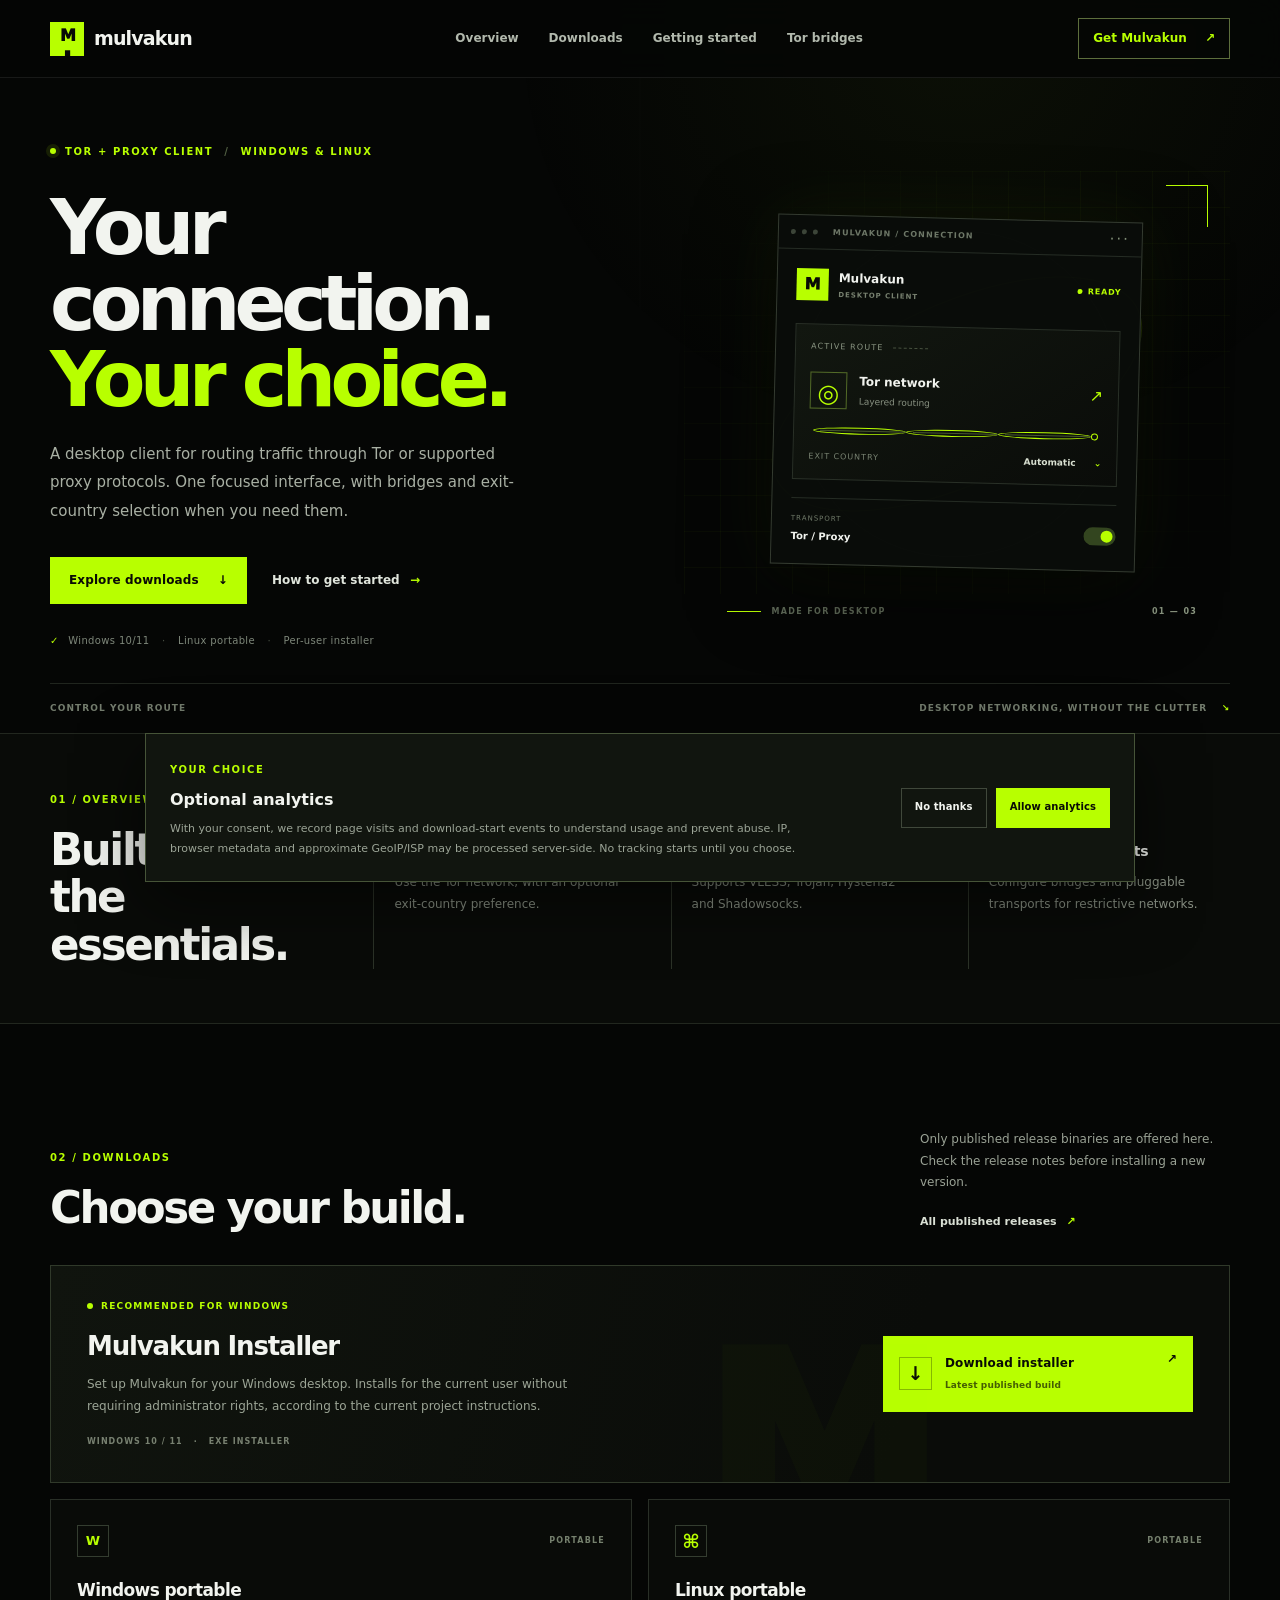
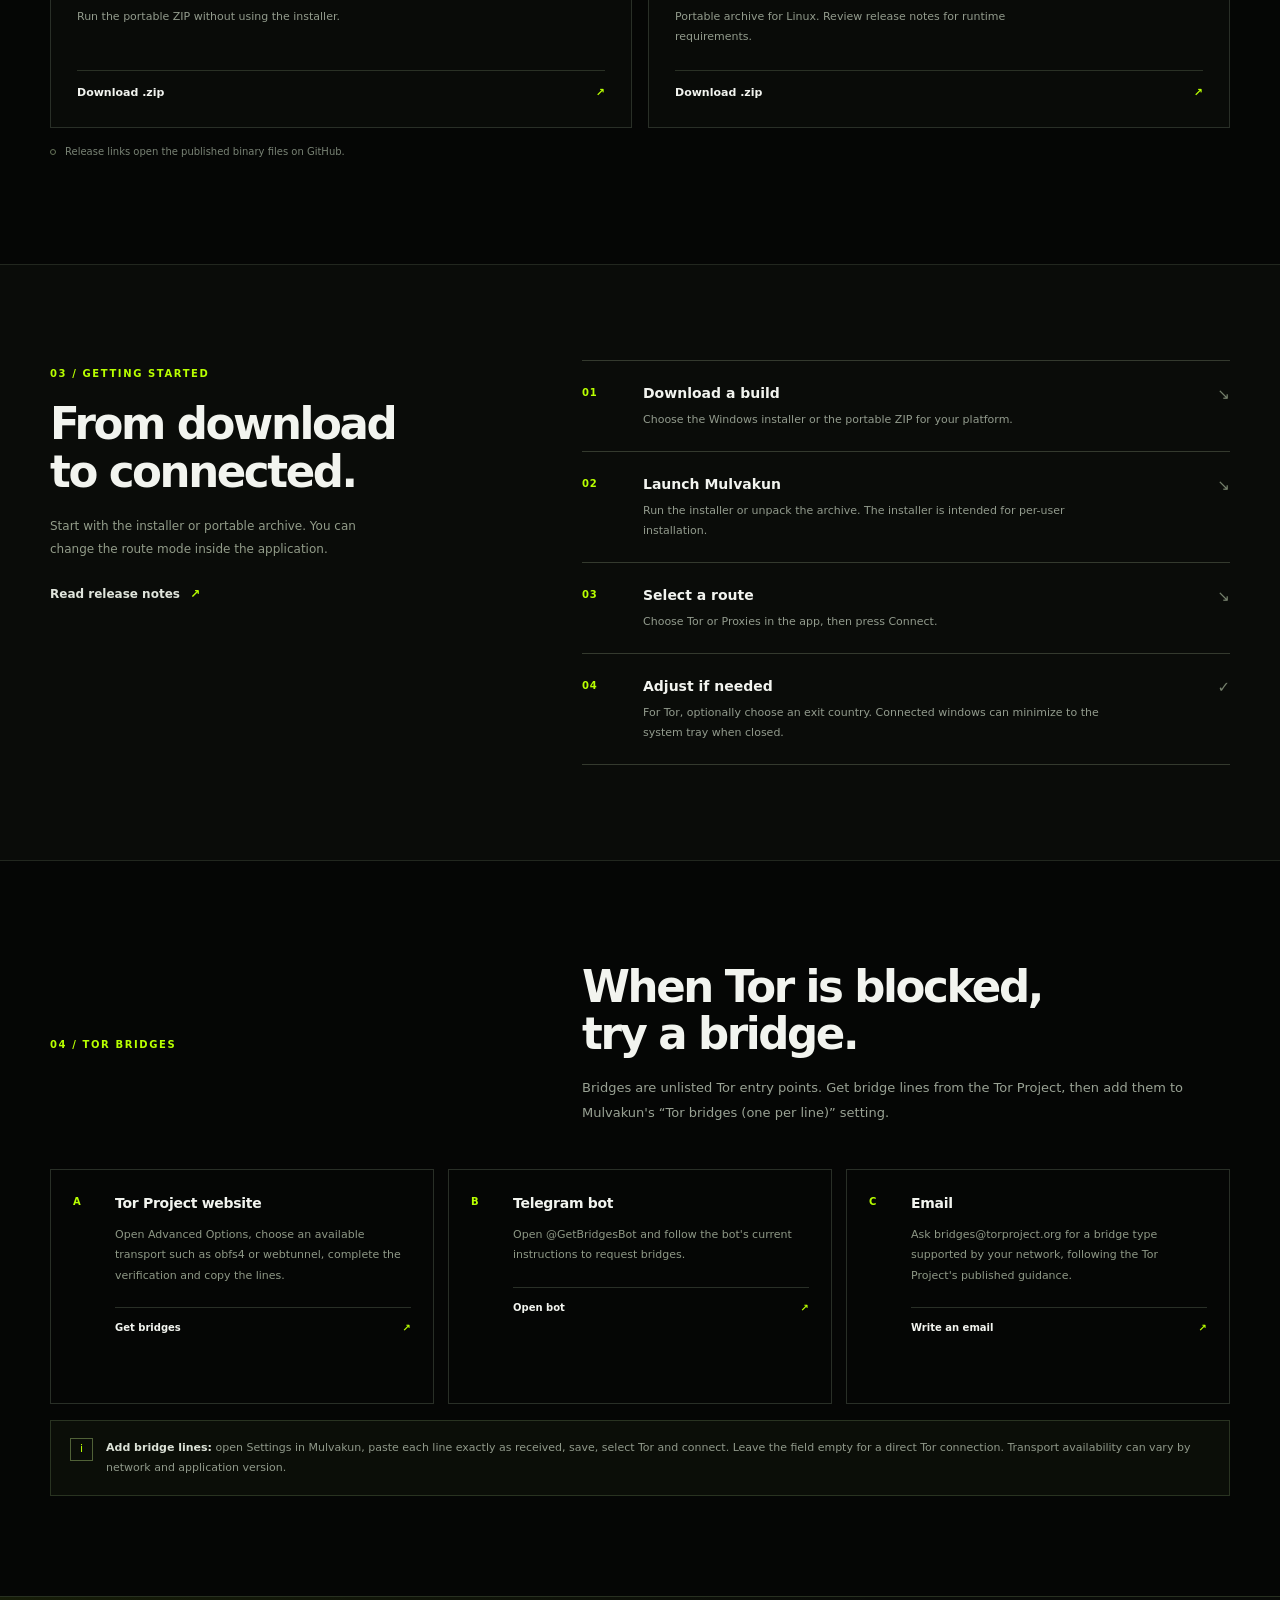
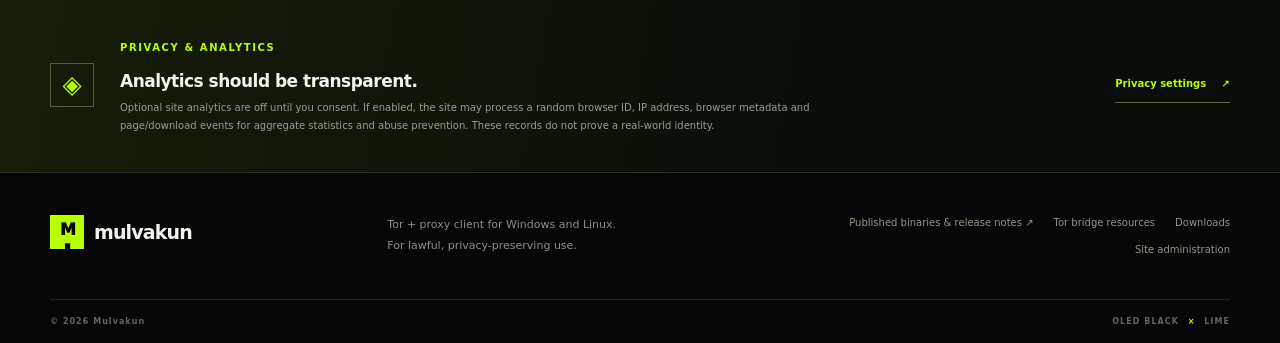
<file: index.html>
<!doctype html>
<html lang="en">
<head>
  <meta charset="utf-8">
  <meta name="viewport" content="width=device-width, initial-scale=1">
  <meta name="theme-color" content="#050605">
  <meta http-equiv="Content-Security-Policy" content="default-src 'self'; script-src 'self'; style-src 'self' 'unsafe-inline'; img-src 'self' data:; connect-src 'self' https://api.github.com https://*.supabase.co; base-uri 'self'; form-action 'self'; object-src 'none'">

  <meta name="description" content="Mulvakun is a desktop Tor and proxy client for Windows and Linux.">
  <title>Mulvakun — Private by default</title>
  <link rel="icon" href="assets/favicon.svg" type="image/svg+xml">
  <link rel="stylesheet" href="assets/site.css">
  <script src="js/config.js"></script>
  <script defer src="js/site.js"></script>
</head>
<body>
  <a class="skip-link" href="#main">Skip to content</a>
  <header class="topbar">
    <a class="brand" href="#top" aria-label="Mulvakun home">
      <span class="brand-mark" aria-hidden="true">M<span>·</span></span>
      <span class="brand-word">mulvakun</span>
    </a>
    <nav class="main-nav" aria-label="Main navigation">
      <a href="#features">Overview</a>
      <a href="#downloads">Downloads</a>
      <a href="#setup">Getting started</a>
      <a href="#bridges">Tor bridges</a>
    </nav>
    <a class="nav-cta" href="#downloads">Get Mulvakun <span aria-hidden="true">↗</span></a>
    <button class="menu-toggle" id="menu-toggle" type="button" aria-expanded="false" aria-controls="mobile-nav" aria-label="Open navigation"><span></span><span></span></button>
  </header>
  <nav class="mobile-nav" id="mobile-nav" aria-label="Mobile navigation" hidden>
    <a href="#features">Overview</a><a href="#downloads">Downloads</a><a href="#setup">Getting started</a><a href="#bridges">Tor bridges</a>
  </nav>

  <main id="main">
    <section class="hero wrap" id="top">
      <div class="hero-copy">
        <div class="eyebrow"><span class="live-dot"></span> TOR + PROXY CLIENT <span class="eyebrow-divider">/</span> WINDOWS &amp; LINUX</div>
        <h1>Your connection.<br><em>Your choice.</em></h1>
        <p class="hero-lede">A desktop client for routing traffic through Tor or supported proxy protocols. One focused interface, with bridges and exit-country selection when you need them.</p>
        <div class="hero-actions">
          <a class="button button-primary" href="#downloads">Explore downloads <span aria-hidden="true">↓</span></a>
          <a class="text-link" href="#setup">How to get started <span aria-hidden="true">→</span></a>
        </div>
        <div class="hero-meta"><span class="meta-check" aria-hidden="true">✓</span> Windows 10/11 <span class="meta-separator">·</span> Linux portable <span class="meta-separator">·</span> Per-user installer</div>
      </div>
      <div class="hero-art" aria-label="Decorative Mulvakun application illustration">
        <div class="art-grid"></div>
        <div class="orbit orbit-one"></div><div class="orbit orbit-two"></div>
        <div class="app-window">
          <div class="app-window-top"><span class="window-dot"></span><span class="window-dot"></span><span class="window-dot"></span><span class="window-label">MULVAKUN / CONNECTION</span><span class="window-menu">···</span></div>
          <div class="app-window-body">
            <div class="app-mini-brand"><span class="mini-mark">M</span><span>Mulvakun <small>DESKTOP CLIENT</small></span><span class="app-status"><i></i> READY</span></div>
            <div class="connection-panel"><div class="connection-label">ACTIVE ROUTE <span class="route-dash"></span></div><div class="route-choice"><span class="route-icon">◎</span><span><b>Tor network</b><small>Layered routing</small></span><span class="route-arrow">↗</span></div><div class="route-line"><span></span><span></span><span></span><span></span></div><div class="route-footer"><span>EXIT COUNTRY</span><b>Automatic <span>⌄</span></b></div></div>
            <div class="app-bottom-row"><div><small>TRANSPORT</small><b>Tor / Proxy</b></div><div class="fake-toggle" aria-hidden="true"><span></span></div></div>
          </div>
        </div>
        <div class="art-caption"><span class="caption-line"></span><span>MADE FOR DESKTOP</span><span class="caption-number">01 — 03</span></div>
        <div class="lime-corner" aria-hidden="true"></div>
      </div>
      <div class="hero-bottomline"><span>CONTROL YOUR ROUTE</span><span>DESKTOP NETWORKING, WITHOUT THE CLUTTER <span class="down-arrow">↘</span></span></div>
    </section>

    <section class="feature-band" id="features">
      <div class="wrap feature-band-inner">
        <div class="feature-band-intro"><span class="section-index">01 / OVERVIEW</span><h2>Built around<br>the essentials.</h2></div>
        <article class="feature-item"><span class="feature-icon">◎</span><h3>Tor integration</h3><p>Use the Tor network, with an optional exit-country preference.</p></article>
        <article class="feature-item"><span class="feature-icon">⌁</span><h3>Proxy protocols</h3><p>Supports VLESS, Trojan, Hysteria2 and Shadowsocks.</p></article>
        <article class="feature-item"><span class="feature-icon">↗</span><h3>Bridges &amp; transports</h3><p>Configure bridges and pluggable transports for restrictive networks.</p></article>
      </div>
    </section>

    <section class="section wrap downloads-section" id="downloads">
      <div class="section-heading"><div><span class="section-index">02 / DOWNLOADS</span><h2>Choose your build.</h2></div><div class="section-heading-side"><p>Only published release binaries are offered here. Check the release notes before installing a new version.</p><a class="subtle-link" href="https://github.com/Alehlomil/jmhghngfbvvgbhnjmjhkjbnjkhgcfhghcfxhgjhjhfghjgjhghhxfghfhmvm-hmbn-mb-jhhhfghgxfvhb/releases" target="_blank" rel="noopener noreferrer">All published releases <span aria-hidden="true">↗</span></a></div></div>
      <div class="download-main-card">
        <div class="download-card-copy"><div class="recommended-tag"><span></span> RECOMMENDED FOR WINDOWS</div><h3>Mulvakun Installer</h3><p>Set up Mulvakun for your Windows desktop. Installs for the current user without requiring administrator rights, according to the current project instructions.</p><div class="download-file-meta"><span>WINDOWS 10 / 11</span><span>·</span><span>EXE INSTALLER</span></div></div>
        <a class="button button-primary download-button" data-download-id="windows-installer" href="https://github.com/Alehlomil/jmhghngfbvvgbhnjmjhkjbnjkhgcfhghcfxhgjhjhfghjgjhghhxfghfhmvm-hmbn-mb-jhhhfghgxfvhb/releases/latest/download/mulvakun-setup.exe"><span class="download-icon" aria-hidden="true">↓</span><span>Download installer<small id="version-label">Latest published build</small></span><span class="button-arrow" aria-hidden="true">↗</span></a>
      </div>
      <div class="download-grid">
        <article class="download-option"><div class="option-head"><span class="platform-symbol">W</span><span class="option-type">PORTABLE</span></div><h3>Windows portable</h3><p>Run the portable ZIP without using the installer.</p><a data-download-id="windows-portable" class="download-option-link" href="https://github.com/Alehlomil/jmhghngfbvvgbhnjmjhkjbnjkhgcfhghcfxhgjhjhfghjgjhghhxfghfhmvm-hmbn-mb-jhhhfghgxfvhb/releases/latest/download/mulvakun-portable-windows.zip">Download .zip <span>↗</span></a></article>
        <article class="download-option"><div class="option-head"><span class="platform-symbol linux-symbol">⌘</span><span class="option-type">PORTABLE</span></div><h3>Linux portable</h3><p>Portable archive for Linux. Review release notes for runtime requirements.</p><a data-download-id="linux-portable" class="download-option-link" href="https://github.com/Alehlomil/jmhghngfbvvgbhnjmjhkjbnjkhgcfhghcfxhgjhjhfghjgjhghhxfghfhmvm-hmbn-mb-jhhhfghgxfvhb/releases/latest/download/mulvakun-portable-linux.zip">Download .zip <span>↗</span></a></article>
      </div>
      <div id="site-status" class="site-status" role="status" aria-live="polite"><span class="status-mark"></span><span>Release links open the published binary files on GitHub.</span></div>
    </section>

    <section class="setup-section" id="setup"><div class="wrap setup-layout">
      <div class="setup-heading"><span class="section-index">03 / GETTING STARTED</span><h2>From download<br>to connected.</h2><p>Start with the installer or portable archive. You can change the route mode inside the application.</p><a class="text-link" href="https://github.com/Alehlomil/jmhghngfbvvgbhnjmjhkjbnjkhgcfhghcfxhgjhjhfghjgjhghhxfghfhmvm-hmbn-mb-jhhhfghgxfvhb/releases" target="_blank" rel="noopener noreferrer">Read release notes <span>↗</span></a></div>
      <div class="setup-steps"><article class="setup-step"><span class="step-num">01</span><div><h3>Download a build</h3><p>Choose the Windows installer or the portable ZIP for your platform.</p></div><span class="step-marker">↘</span></article><article class="setup-step"><span class="step-num">02</span><div><h3>Launch Mulvakun</h3><p>Run the installer or unpack the archive. The installer is intended for per-user installation.</p></div><span class="step-marker">↘</span></article><article class="setup-step"><span class="step-num">03</span><div><h3>Select a route</h3><p>Choose Tor or Proxies in the app, then press Connect.</p></div><span class="step-marker">↘</span></article><article class="setup-step"><span class="step-num">04</span><div><h3>Adjust if needed</h3><p>For Tor, optionally choose an exit country. Connected windows can minimize to the system tray when closed.</p></div><span class="step-marker">✓</span></article></div>
    </div></section>

    <section class="bridges-section wrap" id="bridges"><div class="bridges-intro"><span class="section-index">04 / TOR BRIDGES</span><div><h2>When Tor is blocked,<br>try a bridge.</h2><p>Bridges are unlisted Tor entry points. Get bridge lines from the Tor Project, then add them to Mulvakun's “Tor bridges (one per line)” setting.</p></div></div>
      <div class="bridge-resource-grid"><a class="bridge-resource" href="https://bridges.torproject.org/" target="_blank" rel="noopener noreferrer"><span class="bridge-resource-index">A</span><div><h3>Tor Project website</h3><p>Open Advanced Options, choose an available transport such as obfs4 or webtunnel, complete the verification and copy the lines.</p><span class="resource-cta">Get bridges <b>↗</b></span></div></a><a class="bridge-resource" href="https://t.me/GetBridgesBot" target="_blank" rel="noopener noreferrer"><span class="bridge-resource-index">B</span><div><h3>Telegram bot</h3><p>Open @GetBridgesBot and follow the bot's current instructions to request bridges.</p><span class="resource-cta">Open bot <b>↗</b></span></div></a><a class="bridge-resource" href="mailto:bridges@torproject.org?subject=get%20bridges&amp;body=get%20transport%20obfs4"><span class="bridge-resource-index">C</span><div><h3>Email</h3><p>Ask bridges@torproject.org for a bridge type supported by your network, following the Tor Project's published guidance.</p><span class="resource-cta">Write an email <b>↗</b></span></div></a></div>
      <div class="bridge-tip"><span class="tip-symbol">i</span><p><b>Add bridge lines:</b> open Settings in Mulvakun, paste each line exactly as received, save, select Tor and connect. Leave the field empty for a direct Tor connection. Transport availability can vary by network and application version.</p></div>
    </section>

    <section class="privacy-strip"><div class="wrap privacy-strip-inner"><div class="privacy-symbol">◈</div><div><span class="section-index">PRIVACY &amp; ANALYTICS</span><h2>Analytics should be transparent.</h2><p>Optional site analytics are off until you consent. If enabled, the site may process a random browser ID, IP address, browser metadata and page/download events for aggregate statistics and abuse prevention. These records do not prove a real-world identity.</p></div><button id="privacy-settings" class="privacy-settings" type="button">Privacy settings <span>↗</span></button></div></section>
  </main>

  <footer class="footer"><div class="wrap footer-main"><a class="brand footer-brand" href="#top"><span class="brand-mark">M<span>·</span></span><span class="brand-word">mulvakun</span></a><p>Tor + proxy client for Windows and Linux.<br>For lawful, privacy-preserving use.</p><div class="footer-links"><a href="https://github.com/Alehlomil/jmhghngfbvvgbhnjmjhkjbnjkhgcfhghcfxhgjhjhfghjgjhghhxfghfhmvm-hmbn-mb-jhhhfghgxfvhb/releases" target="_blank" rel="noopener noreferrer">Published binaries &amp; release notes ↗</a><a href="#bridges">Tor bridge resources</a><a href="#downloads">Downloads</a><a href="admin.html" rel="nofollow">Site administration</a></div></div><div class="wrap footer-bottom"><span>© <span id="year">2026</span> Mulvakun</span><span>OLED BLACK <i>×</i> LIME</span></div></footer>

  <div class="consent-banner" id="consent-banner" role="dialog" aria-labelledby="consent-title" aria-describedby="consent-description" hidden><div><span class="section-index">YOUR CHOICE</span><h2 id="consent-title">Optional analytics</h2><p id="consent-description">With your consent, we record page visits and download-start events to understand usage and prevent abuse. IP, browser metadata and approximate GeoIP/ISP may be processed server-side. No tracking starts until you choose.</p></div><div class="consent-actions"><button id="consent-reject" class="button button-outline" type="button">No thanks</button><button id="consent-accept" class="button button-primary" type="button">Allow analytics</button></div></div>
  <div id="toast" class="toast" role="status" aria-live="polite" hidden></div>
</body>
</html>
</file>
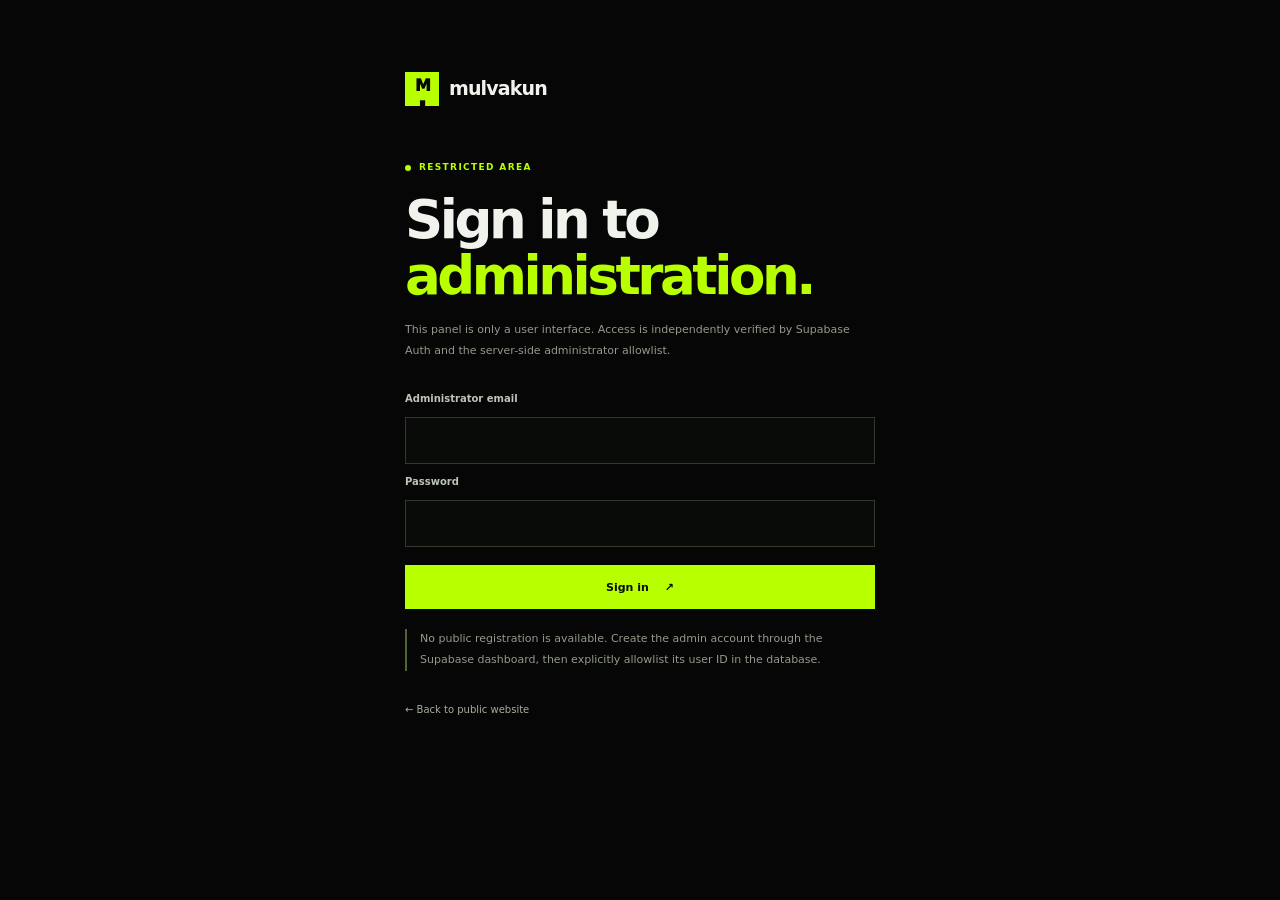
<file: admin.html>
<!doctype html>
<html lang="en">
<head><meta charset="utf-8"><meta name="viewport" content="width=device-width,initial-scale=1"><meta name="theme-color" content="#050605">
<meta http-equiv="Content-Security-Policy" content="default-src 'self'; script-src 'self'; style-src 'self' 'unsafe-inline'; img-src 'self' data:; connect-src 'self' https://api.github.com https://*.supabase.co; base-uri 'self'; form-action 'self'; object-src 'none'"><meta name="robots" content="noindex,nofollow"><title>Mulvakun — Administration</title><link rel="icon" href="assets/favicon.svg" type="image/svg+xml"><link rel="stylesheet" href="assets/admin.css"><script src="js/config.js"></script><script defer src="js/admin.js"></script></head>
<body class="admin-body">
  <main class="auth-shell" id="auth-shell">
    <a class="brand" href="index.html"><span class="brand-mark">M<span>·</span></span><span class="brand-word">mulvakun</span></a>
    <div class="auth-kicker"><span></span> RESTRICTED AREA</div><h1>Sign in to<br><em>administration.</em></h1>
    <p class="auth-intro">This panel is only a user interface. Access is independently verified by Supabase Auth and the server-side administrator allowlist.</p>
    <form id="login-form" class="auth-form"><label for="email">Administrator email</label><input id="email" name="email" type="email" autocomplete="username" required maxlength="254"><label for="password">Password</label><input id="password" name="password" type="password" autocomplete="current-password" required maxlength="256"><button type="submit" id="login-button" class="button button-primary">Sign in <span>↗</span></button><p id="login-error" class="form-error" role="alert" hidden></p></form>
    <p class="auth-footnote">No public registration is available. Create the admin account through the Supabase dashboard, then explicitly allowlist its user ID in the database.</p>
    <a class="back-link" href="index.html">← Back to public website</a>
  </main>

  <div class="dashboard" id="dashboard" hidden>
    <aside class="sidebar" id="sidebar">
      <a class="brand side-brand" href="index.html"><span class="brand-mark">M<span>·</span></span><span class="brand-word">mulvakun</span></a>
      <div class="side-label">ADMIN WORKSPACE</div>
      <nav class="side-nav" aria-label="Admin navigation">
        <button class="side-nav-item active" data-view="overview"><span>◫</span> Overview</button>
        <button class="side-nav-item" data-view="visitors"><span>◉</span> Visitors</button>
        <button class="side-nav-item" data-view="downloads"><span>↓</span> Downloads</button>
        <button class="side-nav-item" data-view="blocks"><span>⊘</span> Blocked addresses</button>
        <button class="side-nav-item" data-view="events"><span>≋</span> Security events</button>
        <button class="side-nav-item" data-view="settings"><span>⚙</span> Settings</button>
      </nav>
      <div class="sidebar-bottom"><div class="secure-label"><span></span> API AUTHENTICATED</div><button class="logout-button" id="logout-button">Log out <span>↗</span></button><a href="index.html" class="back-link">← Public site</a></div>
    </aside>
    <section class="dash-main">
      <header class="dash-topbar"><button id="sidebar-toggle" class="sidebar-toggle" aria-label="Toggle navigation">☰</button><div><span class="top-kicker">MULVAKUN / CONTROL ROOM</span><h1 id="view-title">Overview</h1></div><div class="top-right"><span class="env-chip"><i></i> LIVE DATA</span><span id="admin-email" class="admin-email"></span></div></header>
      <div id="dash-alert" class="dash-alert" role="status" hidden></div>
      <div class="dash-content">
        <section class="view-panel" data-panel="overview"><div class="view-toolbar"><div><span class="panel-kicker">SITE ACTIVITY</span><p class="panel-description">Persisted events only. Page visits and download starts are separate event types.</p></div><div class="segmented" id="period-filter"><button class="selected" data-period="today">Today</button><button data-period="month">This month</button><button data-period="all">All time</button></div></div><div class="metric-grid" id="overview-metrics"><div class="metric-card loading-card"><small>Recorded visits</small><b>—</b><span>Waiting for API</span></div><div class="metric-card loading-card"><small>Unique browser IDs</small><b>—</b><span>First-party identifier</span></div><div class="metric-card loading-card"><small>Download starts</small><b>—</b><span>Not completed downloads</span></div><div class="metric-card loading-card"><small>Active block rules</small><b>—</b><span>Backend-enforced endpoints</span></div></div><div class="data-panel"><div class="data-panel-heading"><div><h2>Download activity</h2><p>Aggregated from stored download-start events.</p></div></div><div id="platform-chart" class="platform-list"><div class="empty-state">Loading actual event totals…</div></div></div><div class="data-panel"><div class="data-panel-heading"><div><h2>Recent activity</h2><p>Latest persisted events.</p></div><button class="plain-action" data-go="events">View all ↗</button></div><div id="recent-events" class="table-wrap"><div class="empty-state">Loading events…</div></div></div></section>

        <section class="view-panel" data-panel="visitors" hidden><div class="view-toolbar"><div><span class="panel-kicker">VISITOR RECORDS</span><p class="panel-description">Random first-party ID plus request metadata; not a verified real-world identity.</p></div></div><div class="filter-bar"><input id="visitor-search" type="search" placeholder="Search visitor ID or user agent…" maxlength="80"><select id="country-filter" aria-label="Filter by country"><option value="">All countries</option></select><select id="browser-filter" aria-label="Filter by browser"><option value="">All browsers</option><option>Chrome/Chromium</option><option>Edge</option><option>Firefox</option><option>Safari</option><option>Opera</option></select><select id="blocked-filter" aria-label="Filter by block status"><option value="">All visitors</option><option value="blocked">Blocked only</option><option value="active">Not blocked</option></select><input id="visitor-from" type="date" aria-label="Visited from"><input id="visitor-to" type="date" aria-label="Visited until"><select id="visitor-sort" aria-label="Sort visitor records"><option value="last_seen">Last seen</option><option value="first_seen">First seen</option><option value="visit_count">Most visits</option><option value="download_count">Most downloads</option></select><button id="visitor-search-button" class="button button-primary compact">Search</button></div><div id="visitor-table" class="table-wrap"><div class="empty-state">Select Visitors to load data.</div></div><div class="pagination"><button id="visitors-prev" class="plain-action" disabled>← Previous</button><span id="visitor-page-label">Page 1</span><button id="visitors-next" class="plain-action">Next →</button></div><div class="data-panel visitor-detail" id="visitor-detail" hidden><div class="data-panel-heading"><div><h2>Visitor history</h2><p id="visitor-detail-title"></p></div><button id="close-visitor-detail" class="plain-action">Close ×</button></div><div id="visitor-history" class="table-wrap"></div></div></section>

        <section class="view-panel" data-panel="downloads" hidden><div class="view-toolbar"><div><span class="panel-kicker">BINARY DELIVERY</span><p class="panel-description">Counts represent download-start requests routed through the analytics function; GitHub does not confirm completion.</p></div><div class="segmented" id="download-period-filter"><button class="selected" data-period="today">Today</button><button data-period="month">This month</button><button data-period="all">All time</button></div></div><div class="metric-grid" id="download-metrics"></div><div class="data-panel"><div class="data-panel-heading"><div><h2>Recent download events</h2><p>By platform and approved asset ID.</p></div></div><div id="download-events" class="table-wrap"></div></div></section>

        <section class="view-panel" data-panel="blocks" hidden><div class="view-toolbar"><div><span class="panel-kicker">ACCESS CONTROL</span><p class="panel-description">Rules are enforced by Edge Functions. This does not block static files delivered by GitHub Pages or direct public release URLs.</p></div></div><div class="data-panel block-create"><div class="data-panel-heading"><div><h2>Add a block rule</h2><p>Enter a single IPv4/IPv6 address or CIDR network. CIDR ranges require extra confirmation.</p></div></div><form id="block-form" class="block-form"><label>IP address / CIDR<input id="block-network" required maxlength="80" placeholder="203.0.113.24 or 2001:db8::/32"></label><label>Reason (optional)<input id="block-reason" maxlength="250" placeholder="Abuse, automated traffic…"></label><label class="cidr-confirm" id="cidr-confirm-wrap" hidden><input id="cidr-confirm" type="checkbox"> I confirm this is a network range, which may include unrelated users.</label><button class="button button-primary compact" type="submit">Add block rule ↗</button></form></div><div id="block-table" class="table-wrap"><div class="empty-state">Loading block rules…</div></div></section>

        <section class="view-panel" data-panel="events" hidden><div class="view-toolbar"><div><span class="panel-kicker">AUDIT TRAIL</span><p class="panel-description">Administrative actions and relevant security events. Secrets and passwords are never displayed.</p></div><button id="refresh-events" class="button button-outline compact">Refresh ↻</button></div><div id="security-table" class="table-wrap"><div class="empty-state">Loading security events…</div></div></section>

        <section class="view-panel" data-panel="settings" hidden><div class="view-toolbar"><div><span class="panel-kicker">CONFIGURATION</span><p class="panel-description">Operational settings and data retention.</p></div></div><div class="settings-grid"><div class="data-panel"><div class="data-panel-heading"><div><h2>Data retention</h2><p>Older analytics events and inactive visitor records can be removed on demand.</p></div></div><form id="retention-form" class="retention-form"><label for="retention-days">Keep analytics for</label><div class="inline-input"><input type="number" id="retention-days" min="30" max="730" step="1" required><span>days</span></div><button type="submit" class="button button-primary compact">Save retention</button></form><form id="timezone-form" class="retention-form"><label for="server-timezone">Reporting timezone</label><select id="server-timezone" required><option value="UTC">UTC</option><option value="America/Los_Angeles">America/Los_Angeles</option><option value="America/New_York">America/New_York</option><option value="Europe/London">Europe/London</option><option value="Europe/Berlin">Europe/Berlin</option><option value="Asia/Tokyo">Asia/Tokyo</option></select><button type="submit" class="button button-primary compact">Save timezone</button><button type="button" id="cleanup-button" class="button button-outline compact">Run cleanup now</button></form></div><div class="data-panel"><div class="data-panel-heading"><div><h2>Security boundaries</h2><p>Settings that are intentionally not changeable from this public client.</p></div></div><dl class="security-facts"><div><dt>Public signup</dt><dd>Disabled / operator-managed</dd></div><div><dt>Admin access</dt><dd>Supabase Auth + server allowlist</dd></div><div><dt>Raw IP / GeoIP</dt><dd>Admin Edge Function only</dd></div><div><dt>GeoIP provider</dt><dd id="geoip-provider-status">Not yet checked</dd></div><div><dt>Frontend protection</dt><dd>GitHub Pages is public and static</dd></div></dl></div></div></section>
      </div>
      <footer class="dash-footer"><span>Mulvakun Admin</span><span>Browser UI is not the security boundary · Supabase authorizes every request</span></footer>
    </section>
  </div>
  <div id="confirm-dialog" class="confirm-dialog" role="dialog" aria-modal="true" aria-labelledby="confirm-title" hidden><div class="confirm-card"><span class="panel-kicker">CONFIRM ACTION</span><h2 id="confirm-title">Confirm this action</h2><p id="confirm-message"></p><div class="confirm-actions"><button id="confirm-cancel" class="button button-outline">Cancel</button><button id="confirm-proceed" class="button button-primary">Confirm</button></div></div></div>
  <div id="admin-toast" class="admin-toast" role="status" aria-live="polite" hidden></div>
</body></html>
</file>
<file: assets/site.css>
:root{color-scheme:dark;--bg:#050605;--panel:#0c0f0c;--panel2:#111511;--line:#252a24;--lime:#b8ff00;--lime2:#d4ff75;--white:#f2f4ef;--muted:#9ba397;--subtle:#626b60;--radius:4px;--wrap:1180px;--ease:cubic-bezier(.22,.7,.22,1)}
*{box-sizing:border-box}html{scroll-behavior:smooth;scroll-padding-top:96px}body{margin:0;background:var(--bg);color:var(--white);font-family:Inter,ui-sans-serif,system-ui,-apple-system,BlinkMacSystemFont,"Segoe UI",sans-serif;font-size:15px;line-height:1.65;-webkit-font-smoothing:antialiased}body:before{content:"";position:fixed;inset:0;pointer-events:none;z-index:-1;background:radial-gradient(ellipse at 75% 5%,rgba(105,145,27,.07),transparent 33%),linear-gradient(90deg,transparent 49.95%,rgba(255,255,255,.018) 50%,transparent 50.05%)}a{color:inherit;text-decoration:none}button{font:inherit}.wrap{width:min(var(--wrap),calc(100% - 56px));margin-inline:auto}.skip-link{position:absolute;left:-10000px;top:12px;padding:10px;background:var(--lime);color:#000;z-index:100}.skip-link:focus{left:12px}.topbar{height:78px;position:sticky;top:0;z-index:20;display:flex;align-items:center;justify-content:space-between;padding:0 max(28px,calc((100vw - var(--wrap))/2));border-bottom:1px solid rgba(255,255,255,.08);background:rgba(5,6,5,.87);backdrop-filter:blur(16px)}.brand{display:inline-flex;align-items:center;gap:10px;min-width:190px}.brand-mark{width:34px;height:34px;display:grid;place-items:center;background:var(--lime);color:#080a06;font-weight:950;font-size:16px;letter-spacing:-2px;position:relative}.brand-mark span{color:#080a06;font-size:24px;line-height:0;margin-left:-2px}.brand-word{font-weight:780;letter-spacing:-.045em;font-size:19px}.main-nav{display:flex;gap:30px;align-items:center}.main-nav a,.mobile-nav a{font-size:12px;font-weight:600;color:#b2b9ad;transition:color .2s}.main-nav a:hover,.mobile-nav a:hover{color:var(--lime)}.nav-cta{border:1px solid #5d6e3c;color:var(--lime);padding:10px 14px;font-size:12px;font-weight:700;white-space:nowrap}.nav-cta span{padding-left:14px}.menu-toggle{display:none;background:none;border:0;padding:10px}.menu-toggle span{width:22px;height:1px;display:block;background:var(--lime);margin:6px}.mobile-nav{position:sticky;top:78px;z-index:19;background:#090b08;border-bottom:1px solid var(--line);padding:14px 28px;display:grid;gap:12px}.mobile-nav[hidden]{display:none}
.hero{min-height:655px;display:grid;grid-template-columns:1.05fr .95fr;align-items:center;gap:30px;position:relative;padding-top:58px;padding-bottom:82px}.hero-copy{max-width:570px;z-index:1}.eyebrow,.section-index{display:inline-flex;align-items:center;gap:9px;font-size:10px;letter-spacing:.16em;font-weight:800;color:var(--lime);line-height:1.5}.live-dot{width:6px;height:6px;border-radius:100%;background:var(--lime);box-shadow:0 0 0 4px rgba(184,255,0,.1)}.eyebrow-divider{color:#526044;margin-inline:2px}.hero h1{font-size:clamp(52px,6vw,82px);line-height:.99;letter-spacing:-.075em;margin:28px 0 22px;font-weight:650}.hero h1 em{font-style:normal;color:var(--lime);font-weight:650}.hero-lede{font-size:15px;max-width:470px;line-height:1.9;color:#a9b0a4;margin:0}.hero-actions{display:flex;align-items:center;gap:25px;margin-top:32px}.button{min-height:47px;padding:0 18px;display:inline-flex;align-items:center;justify-content:center;gap:19px;font-size:12px;font-weight:800;letter-spacing:.01em;cursor:pointer;border:1px solid transparent;transition:transform .18s var(--ease),background .18s,border-color .18s;color:var(--white)}.button:hover{transform:translateY(-2px)}.button-primary{color:#090b05;background:var(--lime)}.button-primary:hover{background:var(--lime2)}.button-outline{background:transparent;border-color:#40483b;color:var(--white)}.text-link,.subtle-link{font-size:12px;font-weight:700;color:#e0e5dc}.text-link span,.subtle-link span{color:var(--lime);padding-left:6px}.hero-meta{margin-top:29px;color:#7e877a;font-size:10px;letter-spacing:.035em}.meta-check{color:var(--lime);padding-right:6px}.meta-separator{padding:0 9px;color:#4a5146}
.hero-art{height:485px;position:relative;display:flex;align-items:center;justify-content:center;isolation:isolate}.art-grid{position:absolute;inset:20px 0 42px;background-image:linear-gradient(rgba(184,255,0,.055) 1px,transparent 1px),linear-gradient(90deg,rgba(184,255,0,.055) 1px,transparent 1px);background-size:36px 36px;mask-image:linear-gradient(135deg,transparent 2%,#000 40%,#000 70%,transparent 100%);opacity:.6}.orbit{position:absolute;border:1px solid rgba(184,255,0,.18);border-radius:50%;transform:rotate(-25deg)}.orbit-one{width:400px;height:180px}.orbit-two{width:320px;height:330px;transform:rotate(36deg);border-color:rgba(255,255,255,.08)}.app-window{position:relative;width:min(365px,92%);border:1px solid #343b30;background:rgba(10,13,10,.95);box-shadow:0 20px 80px rgba(0,0,0,.65),0 0 70px rgba(184,255,0,.065);transform:rotate(1.4deg);z-index:1}.app-window-top{height:34px;border-bottom:1px solid #252c24;display:flex;align-items:center;gap:6px;padding:0 12px}.window-dot{width:5px;height:5px;border-radius:50%;background:#3c4538}.window-label{color:#6d7767;font-size:8px;font-weight:800;letter-spacing:.14em;margin-left:9px}.window-menu{margin-left:auto;color:#829079;letter-spacing:2px}.app-window-body{padding:19px}.app-mini-brand{display:flex;align-items:center;gap:10px;font-size:12px;font-weight:800}.mini-mark{display:grid;place-items:center;width:32px;height:32px;background:var(--lime);color:#090b05;font-size:16px;font-weight:950}.app-mini-brand small{display:block;margin-top:1px;font-size:7px;letter-spacing:.13em;color:#77806f;font-weight:700}.app-status{margin-left:auto;font-size:8px;letter-spacing:.1em;color:var(--lime);display:flex;align-items:center;gap:5px}.app-status i{width:5px;height:5px;background:var(--lime);border-radius:100%}.connection-panel{border:1px solid #293027;margin-top:23px;padding:15px;background:linear-gradient(145deg,#121710,#0a0c09)}.connection-label{font-size:8px;color:#8a9582;letter-spacing:.14em;display:flex;align-items:center;gap:10px}.route-dash{width:35px;border-top:1px dashed #46503e}.route-choice{display:flex;align-items:center;gap:12px;margin-top:18px}.route-icon{width:37px;height:37px;display:grid;place-items:center;border:1px solid #536b28;color:var(--lime);font-size:25px}.route-choice b{display:block;font-size:12px}.route-choice small{display:block;color:#889181;font-size:9px;margin-top:2px}.route-arrow{margin-left:auto;color:var(--lime);font-size:16px}.route-line{display:flex;align-items:center;gap:0;margin:18px 4px 16px}.route-line span{width:7px;height:7px;border:1px solid var(--lime);border-radius:50%;position:relative}.route-line span:not(:last-child){flex:1}.route-line span:not(:last-child):after{content:"";position:absolute;left:6px;top:2px;width:calc(100% - 4px);height:1px;background:#485a2c}.route-footer{display:flex;justify-content:space-between;color:#798372;font-size:8px;letter-spacing:.12em}.route-footer b{color:#d9e0d1;font-size:9px;font-weight:600;letter-spacing:0}.route-footer b span{padding-left:15px;color:var(--lime)}.app-bottom-row{border-top:1px solid #252c24;margin-top:18px;padding-top:15px;display:flex;align-items:center;justify-content:space-between}.app-bottom-row small{display:block;color:#707a69;font-size:7px;letter-spacing:.14em}.app-bottom-row b{display:block;font-size:10px;margin-top:3px}.fake-toggle{height:18px;width:32px;border-radius:20px;background:#33451f;display:flex;align-items:center;padding:3px;justify-content:flex-end}.fake-toggle span{height:12px;width:12px;border-radius:100%;background:var(--lime)}.art-caption{position:absolute;bottom:18px;left:8%;right:6%;display:flex;align-items:center;gap:10px;color:#636e5c;font-size:8px;font-weight:800;letter-spacing:.17em}.caption-line{width:34px;border-top:1px solid var(--lime)}.caption-number{margin-left:auto;color:#8c9882}.lime-corner{position:absolute;right:4%;top:7%;height:42px;width:42px;border-top:1px solid var(--lime);border-right:1px solid var(--lime)}.hero-bottomline{position:absolute;bottom:0;left:0;right:0;border-top:1px solid #20251e;display:flex;justify-content:space-between;padding:17px 0;color:#747d6e;font-size:9px;letter-spacing:.12em;font-weight:800}.hero-bottomline .down-arrow{color:var(--lime);padding-left:10px}
.feature-band{border-block:1px solid #22271f;background:#090b08}.feature-band-inner{display:grid;grid-template-columns:1.1fr 1fr 1fr 1fr;gap:35px;padding-top:52px;padding-bottom:54px}.feature-band-intro h2,.section-heading h2,.setup-heading h2,.bridges-intro h2{font-size:clamp(30px,3.4vw,44px);line-height:1.09;letter-spacing:-.055em;font-weight:600;margin:16px 0 0}.feature-item{border-left:1px solid #2b3227;padding-left:20px}.feature-icon{width:34px;height:34px;border:1px solid #445331;color:var(--lime);display:grid;place-items:center;font-size:20px;margin-bottom:20px}.feature-item h3{font-size:14px;font-weight:750;margin:0 0 9px;letter-spacing:-.02em}.feature-item p{font-size:12px;line-height:1.8;color:#899184;margin:0;max-width:225px}
.section{padding-top:105px;padding-bottom:104px}.section-heading{display:flex;justify-content:space-between;gap:40px;align-items:end;margin-bottom:32px}.section-heading-side{width:310px;max-width:40%}.section-heading-side p{color:#9aa295;font-size:12px;line-height:1.8;margin:0 0 14px}.subtle-link{color:#d9dfd4;font-size:11px}.download-main-card{display:grid;grid-template-columns:1fr 310px;align-items:center;gap:40px;background:linear-gradient(105deg,#10140e,#0a0c09 72%);border:1px solid #30392a;padding:33px 36px;position:relative;overflow:hidden}.download-main-card:after{content:"M";position:absolute;font-weight:950;font-size:240px;line-height:1;right:290px;bottom:-85px;color:rgba(184,255,0,.025);pointer-events:none}.download-card-copy{position:relative;z-index:1}.recommended-tag{font-size:9px;letter-spacing:.14em;color:var(--lime);font-weight:800;display:flex;align-items:center;gap:8px}.recommended-tag span{width:6px;height:6px;background:var(--lime);border-radius:50%}.download-card-copy h3{font-size:26px;letter-spacing:-.045em;margin:12px 0 6px}.download-card-copy p{font-size:12px;color:#9ca596;max-width:500px;line-height:1.8;margin:0}.download-file-meta{display:flex;gap:11px;margin-top:18px;color:#788171;font-size:8px;letter-spacing:.13em;font-weight:800}.download-button{min-height:76px;display:grid;grid-template-columns:34px 1fr 12px;gap:12px;justify-content:stretch;padding:13px 15px;text-align:left}.download-icon{width:33px;height:33px;border:1px solid rgba(0,0,0,.28);display:grid;place-items:center;font-size:19px}.download-button>span:nth-child(2){display:block}.download-button small{display:block;font-weight:600;font-size:9px;opacity:.66;margin-top:4px}.button-arrow{font-size:12px;justify-self:end;align-self:start}.download-grid{display:grid;grid-template-columns:1fr 1fr;gap:16px;margin-top:16px}.download-option{border:1px solid #292f27;background:#090b08;padding:25px 26px;transition:border-color .2s,background .2s}.download-option:hover{border-color:#526638;background:#0d100b}.option-head{display:flex;justify-content:space-between;align-items:center}.platform-symbol{display:grid;place-items:center;width:32px;height:32px;border:1px solid #343d30;color:var(--lime);font-weight:900;font-size:13px}.linux-symbol{font-size:19px}.option-type{font-size:8px;letter-spacing:.15em;color:#75806d;font-weight:800}.download-option h3{font-size:17px;letter-spacing:-.035em;margin:19px 0 3px}.download-option p{font-size:11px;color:#929b8c;max-width:360px;line-height:1.8;margin:0 0 23px;min-height:40px}.download-option-link{display:flex;justify-content:space-between;border-top:1px solid #2a3125;padding-top:13px;font-size:11px;font-weight:750}.download-option-link span{color:var(--lime)}.site-status{display:flex;gap:9px;align-items:center;margin-top:16px;font-size:10px;color:#798375}.status-mark{width:6px;height:6px;border:1px solid #68745b;border-radius:100%}.site-status[data-state="error"]{color:#ffb0a7}.site-status[data-state="error"] .status-mark{background:#ff6456;border-color:#ff6456}.site-status[data-state="success"] .status-mark{background:var(--lime);border-color:var(--lime)}
.setup-section{background:#0a0c09;border-block:1px solid #22271f}.setup-layout{display:grid;grid-template-columns:.8fr 1.2fr;gap:100px;padding-block:95px}.setup-heading>p{font-size:12px;color:#929c89;max-width:315px;line-height:1.9;margin:19px 0 20px}.setup-steps{border-top:1px solid #343a2e}.setup-step{display:grid;grid-template-columns:44px 1fr 22px;gap:17px;align-items:start;border-bottom:1px solid #343a2e;padding:21px 0}.step-num{font-size:10px;letter-spacing:.08em;color:var(--lime);font-weight:800;padding-top:3px}.setup-step h3{font-size:14px;margin:0 0 5px;font-weight:750}.setup-step p{font-size:11px;color:#929b8d;line-height:1.8;margin:0;max-width:470px}.step-marker{color:#75806c;font-size:15px;text-align:right}.setup-step:hover .step-marker{color:var(--lime)}
.bridges-section{padding-top:103px;padding-bottom:100px}.bridges-intro{display:grid;grid-template-columns:.8fr 1.2fr;gap:100px}.bridges-intro h2{margin-top:0}.bridges-intro p{max-width:630px;font-size:13px;color:#99a294;line-height:1.9;margin:18px 0 0}.bridge-resource-grid{display:grid;grid-template-columns:repeat(3,1fr);gap:14px;margin-top:43px}.bridge-resource{min-height:235px;border:1px solid #292f27;padding:22px;display:grid;grid-template-columns:25px 1fr;gap:17px;transition:border-color .2s,transform .2s var(--ease)}.bridge-resource:hover{border-color:#536638;transform:translateY(-3px)}.bridge-resource-index{font-size:10px;font-weight:900;color:var(--lime);padding-top:2px}.bridge-resource h3{font-size:14px;margin:0 0 10px;letter-spacing:-.02em}.bridge-resource p{font-size:11px;color:#8e9886;line-height:1.85;margin:0}.resource-cta{display:flex;justify-content:space-between;border-top:1px solid #292f27;margin-top:21px;padding-top:12px;font-size:10px;font-weight:800}.resource-cta b{color:var(--lime)}.bridge-tip{display:flex;gap:13px;border:1px solid #293321;background:#0b0e08;padding:17px 19px;margin-top:16px}.tip-symbol{flex:0 0 23px;width:23px;height:23px;border:1px solid #506137;color:var(--lime);display:grid;place-items:center;font-size:11px}.bridge-tip p{font-size:11px;color:#90998a;line-height:1.85;margin:0}.bridge-tip b{color:#dce2d7}
.privacy-strip{border-block:1px solid #283021;background:linear-gradient(100deg,rgba(184,255,0,.07),transparent 68%),#0a0c09}.privacy-strip-inner{display:grid;grid-template-columns:48px 1fr auto;align-items:center;gap:22px;padding-block:37px}.privacy-symbol{font-size:25px;display:grid;place-items:center;width:44px;height:44px;border:1px solid #506137;color:var(--lime)}.privacy-strip h2{font-size:17px;letter-spacing:-.03em;margin:8px 0 4px}.privacy-strip p{font-size:10px;color:#96a08f;max-width:720px;line-height:1.8;margin:0}.privacy-settings{align-self:center;background:none;border:0;border-bottom:1px solid #566c38;padding:9px 0;color:var(--lime);font-size:10px;font-weight:800;white-space:nowrap;cursor:pointer}.privacy-settings span{padding-left:12px}.footer{background:#050605}.footer-main{display:grid;grid-template-columns:1fr 1.4fr 1.3fr;align-items:start;gap:40px;padding-top:42px;padding-bottom:41px}.footer-brand{align-items:center}.footer-main>p{margin:0;color:#899283;font-size:11px;line-height:1.9}.footer-links{display:flex;justify-content:flex-end;flex-wrap:wrap;gap:10px 20px}.footer-links a{color:#8f9888;font-size:10px}.footer-links a:hover{color:var(--lime)}.footer-bottom{border-top:1px solid #20251e;display:flex;justify-content:space-between;padding-block:15px;color:#5f6859;font-size:8px;letter-spacing:.13em;font-weight:800}.footer-bottom i{font-style:normal;color:var(--lime);padding-inline:5px}
.consent-banner{position:fixed;z-index:50;bottom:18px;left:18px;right:18px;max-width:990px;margin-inline:auto;display:grid;grid-template-columns:1fr auto;align-items:center;gap:28px;background:#11150f;border:1px solid #465438;padding:22px 24px;box-shadow:0 20px 65px rgba(0,0,0,.55)}.consent-banner[hidden],.toast[hidden]{display:none}.consent-banner h2{font-size:16px;margin:6px 0}.consent-banner p{font-size:11px;color:#9ba496;line-height:1.8;max-width:640px;margin:0}.consent-actions{display:flex;gap:9px;align-items:center}.consent-actions .button{padding:0 13px;min-height:40px;white-space:nowrap;font-size:10px}.toast{position:fixed;right:20px;bottom:20px;z-index:60;background:#11150f;border:1px solid #536638;padding:13px 17px;max-width:min(460px,calc(100vw - 40px));font-size:11px;color:#e5eadf;box-shadow:0 15px 50px #0008}
@media(max-width:940px){.topbar{padding-inline:28px}.brand{min-width:auto}.main-nav{gap:18px}.hero{grid-template-columns:1fr 0.85fr;gap:10px}.hero-art{height:400px}.app-window{width:330px}.feature-band-inner{gap:20px}.setup-layout,.bridges-intro{gap:52px}.download-main-card{grid-template-columns:1fr 280px}.footer-main{grid-template-columns:1fr 1fr}.footer-links{grid-column:1/-1;justify-content:flex-start;border-top:1px solid #22271f;padding-top:18px}}
@media(max-width:700px){html{scroll-padding-top:80px}.wrap{width:calc(100% - 36px)}.topbar{height:68px;padding-inline:18px}.main-nav,.nav-cta{display:none}.menu-toggle{display:block}.mobile-nav{top:68px;padding-inline:20px}.hero{display:flex;flex-direction:column;align-items:stretch;padding-top:58px;padding-bottom:58px;gap:20px;min-height:auto}.hero h1{font-size:clamp(48px,13vw,70px);margin-top:24px}.hero-lede{font-size:13px;max-width:520px}.hero-art{height:390px;margin-top:2px}.hero-bottomline{position:static;margin-top:22px;gap:18px;font-size:7px}.hero-meta{font-size:9px}.feature-band-inner{grid-template-columns:1fr 1fr;gap:27px 18px;padding-block:42px}.feature-band-intro{grid-column:1/-1}.feature-band-intro h2 br{display:none}.feature-item{padding-left:14px}.feature-item p{font-size:11px}.section{padding-block:70px}.section-heading{display:block;margin-bottom:25px}.section-heading-side{max-width:none;width:auto;margin-top:18px}.download-main-card{grid-template-columns:1fr;padding:24px 20px;gap:22px}.download-main-card:after{right:-4px;bottom:-90px}.download-button{width:100%}.download-grid{gap:10px}.download-option{padding:17px 15px}.download-option h3{font-size:15px}.download-option p{font-size:10px;min-height:65px}.download-option-link{font-size:10px}.setup-layout{grid-template-columns:1fr;gap:35px;padding-block:70px}.bridges-intro{grid-template-columns:1fr;gap:16px}.bridge-resource-grid{grid-template-columns:1fr;gap:10px;margin-top:28px}.bridge-resource{min-height:auto;padding:19px}.bridge-resource p{font-size:11px}.resource-cta{margin-top:14px}.privacy-strip-inner{grid-template-columns:38px 1fr;gap:15px;padding-block:28px}.privacy-symbol{width:36px;height:36px;font-size:20px}.privacy-strip h2{font-size:16px}.privacy-settings{grid-column:2;justify-self:start}.footer-main{grid-template-columns:1fr;gap:18px;padding-block:30px}.footer-links{grid-column:auto;gap:13px 18px}.footer-bottom{font-size:7px}.consent-banner{bottom:10px;left:10px;right:10px;grid-template-columns:1fr;gap:15px;padding:18px}.consent-actions{display:grid;grid-template-columns:1fr 1fr}.consent-actions .button{width:100%;gap:6px}.hero-actions{gap:17px;flex-wrap:wrap}.button{gap:12px}.section-heading h2,.setup-heading h2,.bridges-intro h2{font-size:36px}}
@media(prefers-reduced-motion:reduce){*,*::before,*::after{scroll-behavior:auto!important;transition:none!important;animation:none!important}}
</file>
<file: assets/admin.css>
:root{color-scheme:dark;--bg:#050605;--panel:#0b0e0a;--panel2:#11150f;--line:#252b22;--lime:#b8ff00;--white:#f0f3eb;--muted:#99a392;--subtle:#697463}*{box-sizing:border-box}body{margin:0;background:var(--bg);color:var(--white);font:14px/1.55 Inter,system-ui,-apple-system,"Segoe UI",sans-serif;-webkit-font-smoothing:antialiased}button,input,select{font:inherit}button{cursor:pointer}a{color:inherit;text-decoration:none}[hidden]{display:none!important}.brand{display:inline-flex;align-items:center;gap:10px}.brand-mark{width:34px;height:34px;display:grid;place-items:center;background:var(--lime);color:#060805;font-weight:950;font-size:16px;letter-spacing:-2px}.brand-mark span{font-size:24px;color:#060805;margin-left:-2px;line-height:0}.brand-word{font-weight:800;letter-spacing:-.045em;font-size:19px}.button{min-height:44px;display:inline-flex;gap:16px;align-items:center;justify-content:center;padding:0 17px;border:1px solid transparent;font-size:11px;font-weight:800;transition:background .18s,border-color .18s;color:var(--white)}.button-primary{background:var(--lime);color:#080b05}.button-primary:hover{background:#d4ff75}.button-outline{background:transparent;border-color:#3b4534}.button-outline:hover{border-color:var(--lime)}.button.compact{min-height:37px;padding:0 12px;font-size:10px}.auth-shell{width:min(470px,calc(100% - 36px));margin:8vh auto 50px}.auth-shell>.brand{margin-bottom:55px}.auth-kicker,.panel-kicker,.top-kicker,.side-label{font-size:9px;color:var(--lime);font-weight:850;letter-spacing:.15em}.auth-kicker{display:flex;align-items:center;gap:8px}.auth-kicker span{width:6px;height:6px;background:var(--lime);border-radius:50%}.auth-shell h1{font-size:clamp(37px,8vw,53px);letter-spacing:-.065em;line-height:1.05;font-weight:650;margin:17px 0}.auth-shell h1 em{font-style:normal;color:var(--lime)}.auth-intro,.auth-footnote{color:#929b8b;font-size:11px;line-height:1.9}.auth-form{display:grid;gap:10px;margin-top:29px}.auth-form label,.block-form label,.retention-form>label{font-size:10px;font-weight:750;color:#bdc5b6}.auth-form input,.filter-bar input,.filter-bar select,.block-form input,.retention-form input,.retention-form select{width:100%;border:1px solid #30392b;background:#090b08;color:var(--white);padding:12px 13px;min-height:42px;outline:none;border-radius:0}.auth-form input:focus,.filter-bar input:focus,.filter-bar select:focus,.block-form input:focus,.retention-form input:focus{border-color:#78934a}.auth-form .button{margin-top:8px;width:100%}.form-error{color:#ff9f94;font-size:11px;margin:0}.auth-footnote{margin-top:20px;border-left:2px solid #516438;padding-left:13px}.back-link{display:inline-block;color:#a5af9d;font-size:10px;margin-top:20px}.back-link:hover{color:var(--lime)}
.dashboard{min-height:100vh;display:grid;grid-template-columns:230px 1fr}.sidebar{background:#080a07;border-right:1px solid #232920;padding:25px 15px 18px;display:flex;flex-direction:column;position:sticky;top:0;height:100vh}.side-brand{padding:0 10px 32px;border-bottom:1px solid #252b22}.side-label{font-size:8px;color:#6f7967;padding:22px 10px 12px}.side-nav{display:grid;gap:4px}.side-nav-item{border:1px solid transparent;display:flex;gap:11px;align-items:center;text-align:left;background:transparent;color:#99a392;padding:12px 11px;font-size:11px;font-weight:650}.side-nav-item>span{width:18px;text-align:center;color:#728064;font-size:16px}.side-nav-item:hover{background:#11150e;color:var(--white)}.side-nav-item.active{background:#151b0e;border-color:#354229;color:var(--lime)}.side-nav-item.active>span{color:var(--lime)}.sidebar-bottom{margin-top:auto;border-top:1px solid #252b22;padding:17px 8px 0}.secure-label{display:flex;align-items:center;gap:7px;font-size:8px;color:#7f8a75;letter-spacing:.1em}.secure-label span,.env-chip i{width:6px;height:6px;background:var(--lime);border-radius:50%}.logout-button{display:flex;justify-content:space-between;width:100%;margin-top:13px;padding:10px;border:1px solid #31392c;background:none;color:#b7c0ad;font-size:11px}.logout-button:hover{border-color:#657a45}.logout-button span{color:var(--lime)}.sidebar-bottom .back-link{margin:12px 10px 0}.dash-main{min-width:0}.dash-topbar{min-height:105px;padding:22px 35px;border-bottom:1px solid #22271f;display:flex;align-items:center;gap:15px}.dash-topbar h1{font-size:25px;letter-spacing:-.045em;line-height:1.1;margin:6px 0 0}.top-kicker{font-size:8px;color:#7b866e}.top-right{margin-left:auto;display:flex;align-items:center;gap:18px}.env-chip{display:flex;align-items:center;gap:7px;font-size:8px;color:#b8c4ab;letter-spacing:.1em;border:1px solid #34412a;padding:7px 9px}.admin-email{font-size:10px;color:#94a08b}.sidebar-toggle{display:none;background:none;border:1px solid #343e2b;color:var(--lime);padding:8px}.dash-content{padding:27px 35px 44px;max-width:1500px;margin:0 auto}.view-toolbar{display:flex;align-items:center;justify-content:space-between;gap:20px;margin-bottom:22px}.panel-description{font-size:11px;color:#899483;margin:7px 0 0;line-height:1.75}.segmented{display:flex;gap:3px;padding:3px;border:1px solid #30372b;background:#090b08}.segmented button{border:0;background:transparent;color:#899382;font-size:9px;padding:8px 11px}.segmented button.selected{background:#1a2211;color:var(--lime)}.metric-grid{display:grid;grid-template-columns:repeat(4,minmax(0,1fr));gap:12px;margin-bottom:20px}.metric-card{min-height:130px;border:1px solid #283023;background:linear-gradient(145deg,#0e120c,#090b08);padding:17px}.metric-card small{display:block;font-size:9px;color:#98a28e}.metric-card b{display:block;font-size:30px;line-height:1.1;letter-spacing:-.06em;margin:13px 0 8px;color:#eef2e8;font-weight:650}.metric-card span{font-size:9px;color:#697562}.data-panel{border:1px solid #283023;background:#090b08;margin-top:18px;min-width:0}.data-panel-heading{padding:18px 20px;border-bottom:1px solid #252c21;display:flex;align-items:center;justify-content:space-between;gap:15px}.data-panel-heading h2{font-size:13px;margin:0;font-weight:750}.data-panel-heading p{font-size:10px;color:#85907d;margin:5px 0 0}.platform-list{padding:15px 20px}.platform-row{display:grid;grid-template-columns:125px minmax(50px,1fr) 60px;gap:14px;align-items:center;padding:11px 0;font-size:10px}.platform-name{color:#cbd3c2}.platform-track{height:6px;background:#20271c}.platform-fill{height:6px;background:var(--lime);min-width:0}.platform-count{text-align:right;color:#d6ddcf;font-variant-numeric:tabular-nums}.empty-state{padding:22px;color:#7f8a76;text-align:center;font-size:11px}.table-wrap{overflow:auto;width:100%}table{border-collapse:collapse;width:100%;min-width:670px}th{background:#0d100b;text-align:left;font-size:8px;letter-spacing:.08em;color:#74806b;font-weight:850;white-space:nowrap}td{font-size:10px;color:#b5beac;max-width:300px;overflow-wrap:anywhere}th,td{padding:13px 15px;border-bottom:1px solid #20261d}tbody tr:hover{background:#0f130c}.table-id{color:var(--lime);font-family:ui-monospace,monospace;font-size:9px}.table-muted{color:#75806e}.table-action{padding:5px 8px;border:1px solid #35432a;color:var(--lime);background:transparent;font-size:9px;white-space:nowrap}.table-action:hover{background:#18210e}.table-action.danger{border-color:#57362f;color:#ffab9f}.table-action:disabled{opacity:.35;cursor:not-allowed}.tag{display:inline-block;border:1px solid #333d2c;padding:3px 6px;font-size:8px;color:#bdcaa9}.tag.blocked{border-color:#603b33;color:#ffab9f}.plain-action{background:transparent;border:0;color:var(--lime);font-weight:750;font-size:10px}.filter-bar{display:flex;align-items:center;gap:8px;margin-bottom:13px}.filter-bar input{flex:1;min-width:150px;max-width:400px;min-height:37px;font-size:10px}.filter-bar select{width:auto;min-width:110px;min-height:37px;font-size:10px}.pagination{display:flex;align-items:center;justify-content:center;gap:20px;padding:16px;font-size:9px;color:#7f8a76}.pagination .plain-action:disabled{opacity:.3}.visitor-detail{margin-top:25px}.block-create{margin-bottom:18px}.block-form{padding:17px 20px;display:flex;align-items:end;gap:12px;flex-wrap:wrap}.block-form label{display:grid;gap:7px;flex:1;min-width:190px}.block-form input{font-size:10px;min-height:37px}.cidr-confirm{display:flex!important;flex-basis:100%;align-items:center!important;gap:9px!important;color:#ffce9c!important}.cidr-confirm input{width:auto;min-height:0}.settings-grid{display:grid;grid-template-columns:1fr 1fr;gap:16px}.retention-form{padding:20px;display:flex;align-items:center;gap:10px;flex-wrap:wrap}.retention-form>label{width:100%}.inline-input{display:flex;align-items:center;gap:8px}.inline-input input{width:100px;min-height:37px}.inline-input span{font-size:10px;color:#85907d}.security-facts{margin:0;padding:6px 20px 18px}.security-facts div{display:grid;grid-template-columns:1fr 1.1fr;gap:15px;border-bottom:1px solid #1e241b;padding:12px 0}.security-facts dt{color:#7e8975;font-size:10px}.security-facts dd{margin:0;color:#c4cdbc;font-size:10px}.dash-footer{border-top:1px solid #20261d;display:flex;justify-content:space-between;gap:20px;padding:15px 35px;color:#64705c;font-size:8px}.dash-alert{margin:18px 35px 0;border:1px solid #5a3d30;background:#17100d;color:#ffb5a8;padding:10px 13px;font-size:10px}.confirm-dialog{position:fixed;inset:0;z-index:50;background:#000b;display:grid;place-items:center;padding:18px}.confirm-card{width:min(460px,100%);background:#0c1009;border:1px solid #485638;padding:26px;box-shadow:0 20px 70px #000}.confirm-card h2{font-size:22px;letter-spacing:-.04em;margin:12px 0}.confirm-card p{font-size:11px;line-height:1.8;color:#a3ad9a}.confirm-actions{display:flex;gap:8px;justify-content:flex-end;margin-top:20px}.admin-toast{position:fixed;right:18px;bottom:18px;max-width:min(500px,calc(100vw - 36px));background:#12170e;border:1px solid #475837;padding:14px 17px;font-size:11px;z-index:70;box-shadow:0 14px 50px #000}.admin-toast.error{border-color:#71413a;color:#ffb3a8}
@media(max-width:1100px){.dashboard{grid-template-columns:205px 1fr}.dash-content{padding-inline:22px}.dash-topbar{padding-inline:22px}.metric-grid{grid-template-columns:repeat(2,minmax(0,1fr))}.filter-bar{flex-wrap:wrap}.filter-bar input{max-width:none;flex-basis:100%}.settings-grid{grid-template-columns:1fr}}
@media(max-width:760px){.dashboard{display:block}.sidebar{position:fixed;left:0;top:0;bottom:0;height:100vh;width:245px;z-index:35;transform:translateX(-102%);transition:transform .2s;background:#080a07;box-shadow:15px 0 40px #0000}.sidebar.open{transform:translateX(0);box-shadow:15px 0 40px #0009}.dash-topbar{padding:17px 15px;min-height:85px}.sidebar-toggle{display:block}.dash-topbar h1{font-size:20px}.top-right{gap:8px}.admin-email{display:none}.env-chip{font-size:7px;padding:6px}.dash-content{padding:20px 13px 35px}.view-toolbar{display:block}.segmented{width:max-content;margin-top:14px}.metric-grid{gap:8px}.metric-card{min-height:113px;padding:12px}.metric-card b{font-size:25px}.metric-card small{font-size:8px}.metric-card span{font-size:8px}.data-panel-heading{padding:15px}.platform-list{padding:10px 15px}.platform-row{grid-template-columns:88px minmax(30px,1fr) 35px;gap:9px}.filter-bar select{flex:1}.filter-bar .button{flex:0}.dash-footer{padding:14px;display:block;line-height:1.9}.dash-footer span{display:block}.block-form{padding:15px}.block-form label{min-width:100%}.retention-form{padding:15px}.auth-shell{margin-top:7vh}.auth-shell>.brand{margin-bottom:40px}}
@media(prefers-reduced-motion:reduce){*,*::before,*::after{transition:none!important}}
</file>
